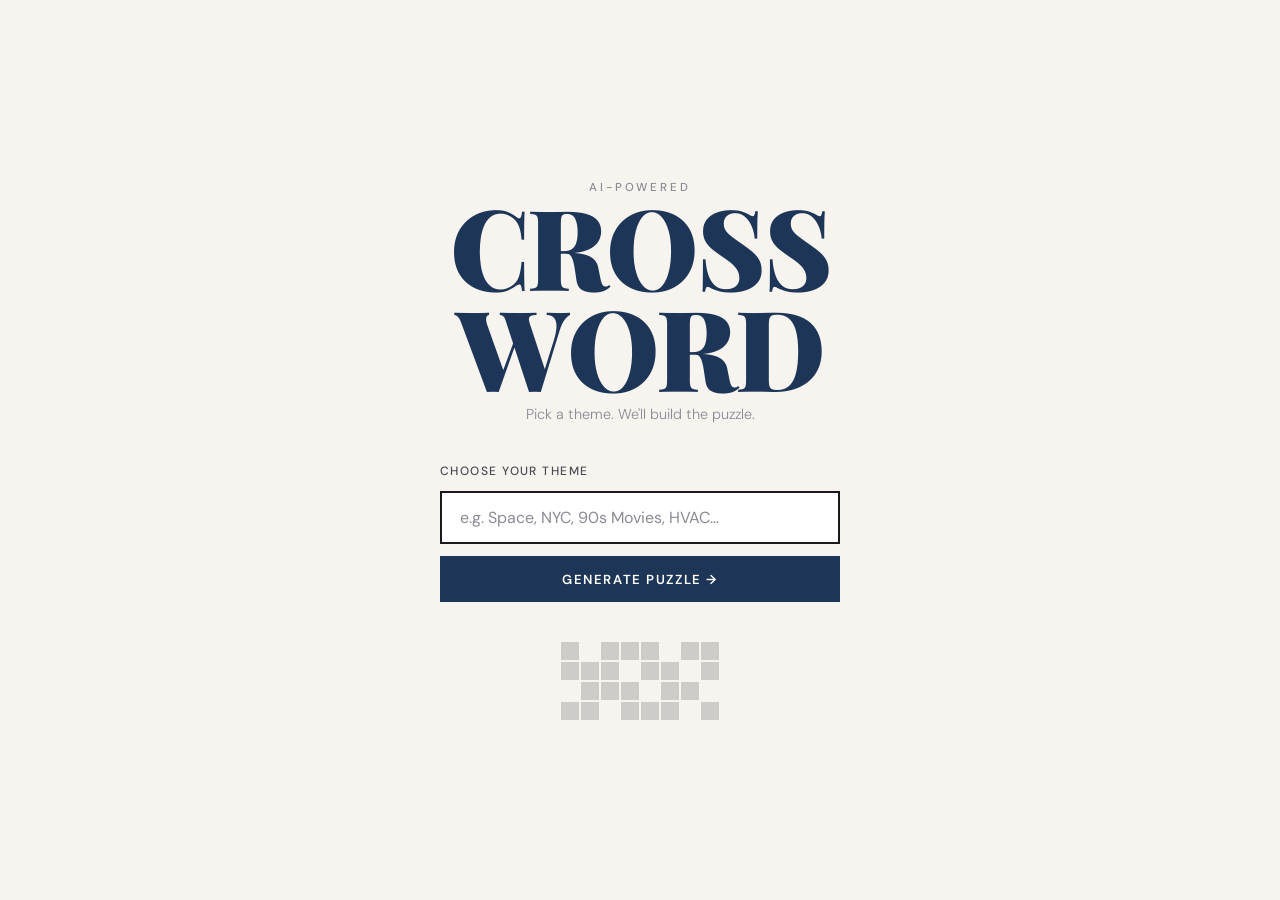
<file: crosswords/index.html>
<!DOCTYPE html>
<html lang="en">
<head>
  <meta charset="UTF-8">
  <meta name="viewport" content="width=device-width, initial-scale=1.0, maximum-scale=1.0, user-scalable=no">
  <title>AI Crossword</title>
  <link href="https://fonts.googleapis.com/css2?family=Playfair+Display:ital,wght@0,700;0,900;1,400&family=DM+Sans:wght@300;400;500;600&family=DM+Mono:wght@400;500&display=swap" rel="stylesheet">
  <link rel="stylesheet" href="styles.css">
</head>
<body>

<!-- Home Screen -->
<div id="home-screen">
  <div style="text-align:center;">
    <div class="home-eyebrow">AI-Powered</div>
    <div class="home-title">CROSS<br>WORD</div>
    <div class="home-subtitle">Pick a theme. We'll build the puzzle.</div>
  </div>

  <div class="theme-form">
    <label class="theme-label" for="theme-input">Choose your theme</label>
    <input
      type="text"
      id="theme-input"
      class="theme-input"
      placeholder="e.g. Space, NYC, 90s Movies, HVAC…"
      maxlength="60"
      autocomplete="off"
    >
    <div id="error-msg" class="error-msg hidden"></div>
    <button id="generate-btn" class="generate-btn">Generate Puzzle →</button>
  </div>

  <div class="home-grid-deco" id="deco-grid"></div>
</div>

<!-- Loading Screen -->
<div id="loading-screen" class="hidden">
  <div class="loading-grid" id="loading-grid"></div>
  <div class="loading-text">Constructing your puzzle<span class="loading-dots"></span></div>
</div>

<!-- Puzzle Screen -->
<div id="puzzle-screen" class="hidden">
  <div class="puz-header">
    <div style="flex:1;min-width:0;">
      <div class="puz-title">AI CROSSWORD</div>
      <div class="puz-theme" id="theme-badge"></div>
    </div>
    <a href="../index.html" class="hdr-btn">← Dashboard</a>
    <button class="hdr-btn primary" id="check-btn">Check</button>
    <button class="hdr-btn" id="reveal-btn">Reveal</button>
    <button class="hdr-btn" id="new-btn">New</button>
  </div>

  <div class="clue-bar" id="clue-bar">
    <span class="clue-bar-text">Click a square to begin</span>
  </div>

  <div class="puz-body">
    <div class="grid-col">
      <div id="crossword-grid"></div>
    </div>

    <div class="clues-col">
      <div class="clue-tabs">
        <button class="clue-tab active" id="tab-across">Across</button>
        <button class="clue-tab" id="tab-down">Down</button>
      </div>
      <div class="clues-list" id="across-list"></div>
      <div class="clues-list hidden" id="down-list"></div>
    </div>
  </div>
</div>

<script src="state.js"></script>
<script src="engine.js"></script>
<script src="api.js"></script>
<script src="ui.js"></script>
<script src="interaction.js"></script>
<script src="app.js"></script>
</body>
</html>
</file>
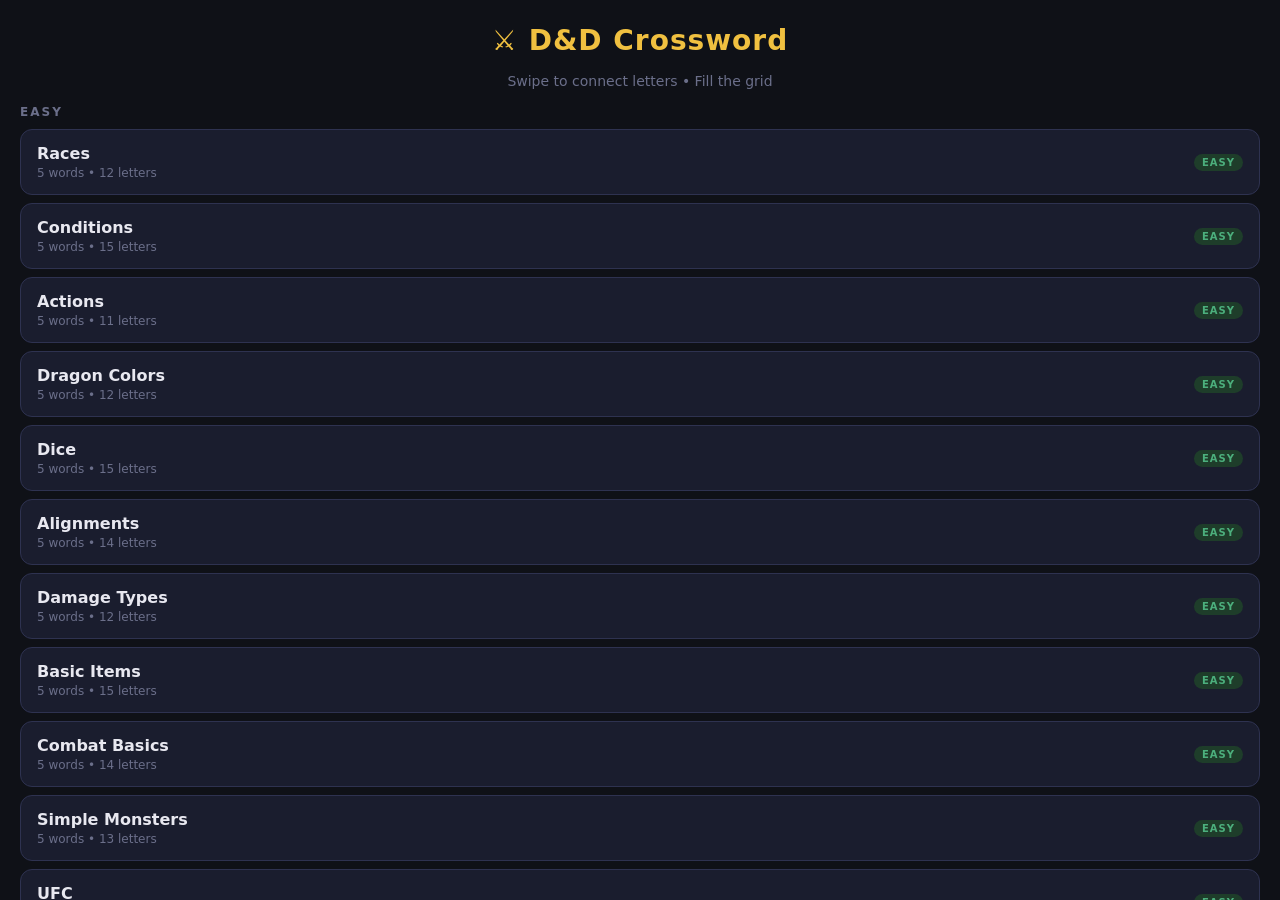
<file: dnd-crosswords/index.html>
<!DOCTYPE html>
<html lang="en">
<head>
<meta charset="UTF-8">
<meta name="viewport" content="width=device-width, initial-scale=1.0, user-scalable=no">
<title>D&D Crossword</title>
<link rel="stylesheet" href="style.css">
</head>
<body>

<!-- ═══════════════════════════════════════════════════
     SELECT SCREEN
════════════════════════════════════════════════════ -->
<div id="select-screen" class="screen active">
  <div class="select-title">⚔️ D&D Crossword</div>
  <div class="select-subtitle">Swipe to connect letters • Fill the grid</div>
  <div id="puzzle-list"></div>
</div>

<!-- ═══════════════════════════════════════════════════
     GAME SCREEN
════════════════════════════════════════════════════ -->
<div id="game-screen" class="screen">
  <div class="game-header">
    <button class="back-btn" id="back-btn">‹</button>
    <div class="header-center">
      <div class="header-theme" id="header-theme"></div>
      <div class="progress-dots" id="progress-dots"></div>
    </div>
    <button class="solve-btn" id="solve-btn" title="Auto-solve">⚡</button>
  </div>

  <div class="grid-wrapper">
    <div id="crossword-grid"></div>
  </div>

  <div class="hint-line">
    <div class="hint-text" id="hint-text">Tap the grid to get a hint</div>
  </div>

  <div class="swipe-preview" id="swipe-preview"></div>

  <div class="mode-toggle">
    <div class="mode-btn">
      <div class="mode-opt active" id="mode-swipe">Swipe</div>
      <div class="mode-opt" id="mode-tap">Tap</div>
    </div>
  </div>

  <div class="letter-circle-area">
    <svg id="letter-svg"></svg>
  </div>
</div>

<!-- ═══════════════════════════════════════════════════
     COMPLETE OVERLAY
════════════════════════════════════════════════════ -->
<div id="complete-overlay">
  <div class="complete-emoji">🎉</div>
  <div class="complete-title">Puzzle Complete!</div>
  <div class="complete-sub" id="complete-sub"></div>
  <div class="complete-words" id="complete-words"></div>
  <button class="next-btn" id="next-btn">Next Puzzle →</button>
</div>

<!-- Scripts load in dependency order -->
<script src="audio.js"></script>
<script src="grid-engine.js"></script>
<script src="letter-circle.js"></script>
<script src="select-screen.js"></script>
<script src="game.js"></script>

</body>
</html>
</file>
<file: crosswords/styles.css>
*, *::before, *::after { box-sizing: border-box; margin: 0; padding: 0; }

:root {
  --bg: #F7F4EF;
  --surface: #FFFFFF;
  --ink: #1A1A1E;
  --ink-mid: #4A4A52;
  --ink-light: #8A8A95;
  --accent: #1D3557;
  --accent2: #457B9D;
  --highlight: #A8C8DC;
  --highlight-word: #DDE9F2;
  --black-cell: #1A1A1E;
  --correct-bg: #C6E8C6;
  --incorrect-bg: #FAC8C8;
  --border: #C8C4BC;
  --cell-size: 38px;
}

body {
  font-family: 'DM Sans', sans-serif;
  background: var(--bg);
  color: var(--ink);
  min-height: 100dvh;
  display: flex;
  flex-direction: column;
  overflow: hidden;
}

.hidden { display: none !important; }

/* HOME SCREEN */
#home-screen {
  flex: 1;
  display: flex;
  flex-direction: column;
  align-items: center;
  justify-content: center;
  padding: 2rem 1.5rem;
  gap: 2.5rem;
  background: var(--bg);
}

.home-eyebrow {
  font-size: 0.72rem;
  letter-spacing: 0.25em;
  text-transform: uppercase;
  color: var(--ink-light);
  font-weight: 500;
}

.home-title {
  font-family: 'Playfair Display', serif;
  font-size: clamp(4rem, 12vw, 7rem);
  font-weight: 900;
  line-height: 0.9;
  color: var(--accent);
  text-align: center;
  letter-spacing: -0.02em;
}

.home-subtitle {
  font-size: 0.9rem;
  color: var(--ink-light);
  font-weight: 300;
  text-align: center;
  margin-top: 0.5rem;
}

.theme-form {
  display: flex;
  flex-direction: column;
  gap: 0.75rem;
  width: 100%;
  max-width: 400px;
}

.theme-label {
  font-size: 0.75rem;
  letter-spacing: 0.12em;
  text-transform: uppercase;
  color: var(--ink-mid);
  font-weight: 500;
}

.theme-input {
  padding: 0.9rem 1.1rem;
  font-size: 1rem;
  font-family: 'DM Sans', sans-serif;
  border: 2px solid var(--ink);
  background: var(--surface);
  color: var(--ink);
  outline: none;
  border-radius: 0;
  transition: border-color 0.2s;
  width: 100%;
}
.theme-input::placeholder { color: var(--ink-light); }
.theme-input:focus { border-color: var(--accent); }

.generate-btn {
  padding: 0.9rem 1.5rem;
  font-family: 'DM Sans', sans-serif;
  font-size: 0.82rem;
  font-weight: 600;
  letter-spacing: 0.12em;
  text-transform: uppercase;
  background: var(--accent);
  color: white;
  border: none;
  border-radius: 0;
  cursor: pointer;
  transition: opacity 0.18s, transform 0.1s;
}
.generate-btn:hover:not(:disabled) { opacity: 0.88; }
.generate-btn:active:not(:disabled) { transform: scale(0.98); }
.generate-btn:disabled { opacity: 0.45; cursor: not-allowed; }

.error-msg {
  font-size: 0.85rem;
  color: #C62828;
  min-height: 1.2em;
}

.home-grid-deco {
  display: grid;
  grid-template-columns: repeat(8, 18px);
  grid-template-rows: repeat(4, 18px);
  gap: 2px;
  opacity: 0.18;
}
.deco-cell { background: var(--ink); }
.deco-cell.empty { background: transparent; }

/* LOADING SCREEN */
#loading-screen {
  flex: 1;
  display: flex;
  flex-direction: column;
  align-items: center;
  justify-content: center;
  gap: 2rem;
}

.loading-grid {
  display: grid;
  grid-template-columns: repeat(6, 26px);
  grid-template-rows: repeat(5, 26px);
  gap: 3px;
}

.loading-cell {
  background: var(--border);
  animation: shimmer 1.6s ease-in-out infinite;
}
.loading-cell.dark {
  background: var(--black-cell);
  animation: none;
}
@keyframes shimmer {
  0%, 100% { opacity: 0.25; }
  50% { opacity: 0.9; }
}

.loading-text {
  font-family: 'Playfair Display', serif;
  font-style: italic;
  font-size: 1.2rem;
  color: var(--ink-mid);
}
.loading-dots::after {
  content: '';
  animation: dots 1.5s steps(4, end) infinite;
}
@keyframes dots {
  0%  { content: ''; }
  25% { content: '.'; }
  50% { content: '..'; }
  75% { content: '...'; }
}

/* PUZZLE SCREEN */
#puzzle-screen {
  flex: 1;
  display: flex;
  flex-direction: column;
  height: 100dvh;
  overflow: hidden;
}

.puz-header {
  display: flex;
  align-items: center;
  gap: 0.75rem;
  padding: 0.65rem 1rem;
  background: var(--surface);
  border-bottom: 2px solid var(--ink);
  flex-shrink: 0;
}

.puz-title {
  font-family: 'Playfair Display', serif;
  font-weight: 900;
  font-size: 1rem;
  color: var(--accent);
  letter-spacing: 0.04em;
  flex: 1;
  white-space: nowrap;
  overflow: hidden;
  text-overflow: ellipsis;
}

.puz-theme {
  font-size: 0.7rem;
  letter-spacing: 0.1em;
  text-transform: uppercase;
  color: var(--ink-light);
}

.hdr-btn {
  padding: 0.42rem 0.85rem;
  font-family: 'DM Sans', sans-serif;
  font-size: 0.75rem;
  font-weight: 600;
  letter-spacing: 0.08em;
  text-transform: uppercase;
  border: 2px solid var(--ink);
  background: transparent;
  color: var(--ink);
  cursor: pointer;
  transition: background 0.15s, color 0.15s;
  white-space: nowrap;
  flex-shrink: 0;
  text-decoration: none;
}
.hdr-btn:hover { background: var(--ink); color: var(--bg); }
.hdr-btn.primary {
  background: var(--accent);
  border-color: var(--accent);
  color: white;
}
.hdr-btn.primary:hover { opacity: 0.85; }

.clue-bar {
  background: var(--accent);
  color: white;
  padding: 0.55rem 1rem;
  font-size: 0.875rem;
  line-height: 1.4;
  flex-shrink: 0;
  min-height: 2.4rem;
  display: flex;
  align-items: center;
  gap: 0.4rem;
}
.clue-bar-num { font-weight: 700; white-space: nowrap; flex-shrink: 0; }
.clue-bar-text { font-style: italic; }

/* PUZZLE BODY */
.puz-body {
  flex: 1;
  display: flex;
  overflow: hidden;
}

.grid-col {
  display: flex;
  align-items: center;
  justify-content: center;
  padding: 0.75rem;
  overflow: auto;
  flex-shrink: 0;
}

.clues-col {
  flex: 1;
  display: flex;
  flex-direction: column;
  border-left: 2px solid var(--ink);
  overflow: hidden;
  min-width: 180px;
}

.clue-tabs {
  display: flex;
  border-bottom: 2px solid var(--ink);
  flex-shrink: 0;
}

.clue-tab {
  flex: 1;
  padding: 0.55rem;
  font-family: 'DM Sans', sans-serif;
  font-size: 0.75rem;
  font-weight: 600;
  letter-spacing: 0.08em;
  text-transform: uppercase;
  border: none;
  border-right: 1px solid var(--border);
  background: transparent;
  cursor: pointer;
  transition: background 0.15s;
}
.clue-tab:last-child { border-right: none; }
.clue-tab.active { background: var(--accent); color: white; }

.clues-list {
  overflow-y: auto;
  padding: 0.3rem 0;
  flex: 1;
}

.clue-item {
  display: flex;
  gap: 0.5rem;
  padding: 0.42rem 0.75rem;
  cursor: pointer;
  border-radius: 3px;
  align-items: flex-start;
  transition: background 0.12s;
  margin: 0 0.25rem;
}
.clue-item:hover { background: var(--highlight-word); }
.clue-item.active { background: var(--highlight); }

.clue-num {
  font-weight: 700;
  font-size: 0.78rem;
  min-width: 1.6rem;
  text-align: right;
  flex-shrink: 0;
  padding-top: 1px;
  color: var(--ink);
}
.clue-text {
  font-size: 0.82rem;
  line-height: 1.45;
  color: var(--ink-mid);
}
.clue-item.active .clue-text { color: var(--ink); }

/* GRID */
#crossword-grid {
  display: grid;
  border: 2px solid var(--ink);
}

.cell {
  width: var(--cell-size);
  height: var(--cell-size);
  border: 1px solid var(--border);
  position: relative;
  background: var(--surface);
  cursor: pointer;
  transition: background 0.1s;
}

.cell.black {
  background: var(--black-cell);
  border-color: var(--black-cell);
  cursor: default;
  pointer-events: none;
}

.cell.selected { background: var(--highlight); }
.cell.word-hl { background: var(--highlight-word); }
.cell.correct { background: var(--correct-bg); }
.cell.incorrect { background: var(--incorrect-bg); }

.cell-num {
  position: absolute;
  top: 2px;
  left: 2px;
  font-size: 9px;
  line-height: 1;
  font-family: 'DM Sans', sans-serif;
  font-weight: 600;
  color: var(--ink);
  pointer-events: none;
  z-index: 1;
}

.cell-letter {
  position: absolute;
  inset: 0;
  display: flex;
  align-items: center;
  justify-content: center;
  font-family: 'DM Mono', monospace;
  font-size: calc(var(--cell-size) * 0.52);
  font-weight: 500;
  color: var(--ink);
  pointer-events: none;
  z-index: 2;
}

/* MOBILE */
@media (max-width: 600px) {
  :root { --cell-size: 30px; }

  .puz-body { flex-direction: column; }

  .grid-col {
    flex-shrink: 0;
    padding: 0.4rem;
    justify-content: center;
  }

  .clues-col {
    flex: 1;
    border-left: none;
    border-top: 2px solid var(--ink);
    min-height: 0;
  }
}
</file>
<file: dnd-crosswords/style.css>
* { box-sizing: border-box; margin: 0; padding: 0; }
#crossword-grid, #crossword-grid * { touch-action: auto; }
#letter-svg { touch-action: none; }

:root {
  --bg:        #0f1117;
  --surface:   #1a1d2e;
  --border:    #2e3250;
  --accent:    #7c5cbf;
  --accent2:   #a07de0;
  --gold:      #f0c040;
  --green:     #4caf7d;
  --red:       #e05555;
  --text:      #e8e8f0;
  --muted:     #6b6f8a;
  --tile-empty:#1e2235;
  --tile-filled:#2e3d5c;
}

body {
  background: var(--bg);
  color: var(--text);
  font-family: 'Segoe UI', system-ui, sans-serif;
  height: 100dvh;
  display: flex;
  flex-direction: column;
  overflow: hidden;
  user-select: none;
}

/* ── SCREENS ── */
.screen { display: none; flex-direction: column; height: 100dvh; }
.screen.active { display: flex; }

/* ── SELECT SCREEN ── */
#select-screen {
  padding: 24px 20px;
  gap: 16px;
  overflow-y: auto;
}
.select-title {
  font-size: 28px;
  font-weight: 700;
  color: var(--gold);
  text-align: center;
  letter-spacing: 1px;
}
.select-subtitle {
  font-size: 14px;
  color: var(--muted);
  text-align: center;
}
.difficulty-section { display: flex; flex-direction: column; gap: 10px; }
.difficulty-label {
  font-size: 12px;
  font-weight: 700;
  letter-spacing: 2px;
  color: var(--muted);
  text-transform: uppercase;
}
.puzzle-cards { display: flex; flex-direction: column; gap: 8px; }
.puzzle-card {
  background: var(--surface);
  border: 1px solid var(--border);
  border-radius: 12px;
  padding: 14px 16px;
  display: flex;
  justify-content: space-between;
  align-items: center;
  cursor: pointer;
  transition: border-color 0.15s, transform 0.1s;
  -webkit-tap-highlight-color: transparent;
}
.puzzle-card:active { transform: scale(0.98); border-color: var(--accent); }
.puzzle-card.completed { border-color: var(--green); opacity: 0.7; }
.card-left { display: flex; flex-direction: column; gap: 3px; }
.card-theme { font-size: 16px; font-weight: 600; }
.card-meta { font-size: 12px; color: var(--muted); }
.diff-badge {
  font-size: 10px;
  font-weight: 700;
  padding: 3px 8px;
  border-radius: 20px;
  letter-spacing: 1px;
  text-transform: uppercase;
}
.diff-badge.easy   { background: #1e3d2a; color: var(--green); }
.diff-badge.medium { background: #2d2a1e; color: var(--gold); }
.diff-badge.hard   { background: #3d1e1e; color: var(--red); }

/* ── GAME SCREEN ── */
#game-screen { padding: 0; }

.game-header {
  display: flex;
  align-items: center;
  justify-content: space-between;
  padding: 14px 16px 10px;
  border-bottom: 1px solid var(--border);
  flex-shrink: 0;
}
.back-btn {
  background: none;
  border: none;
  color: var(--muted);
  font-size: 22px;
  cursor: pointer;
  padding: 4px 8px;
  -webkit-tap-highlight-color: transparent;
}
.header-center { display: flex; flex-direction: column; align-items: center; gap: 3px; }
.header-theme { font-size: 17px; font-weight: 700; color: var(--text); }
.progress-dots { display: flex; gap: 6px; }
.progress-dot {
  width: 8px; height: 8px;
  border-radius: 50%;
  background: var(--border);
  transition: background 0.3s;
}
.progress-dot.found { background: var(--green); }
.header-spacer { width: 48px; }
.solve-btn {
  background: none;
  border: 1px solid var(--border);
  border-radius: 8px;
  color: var(--gold);
  font-size: 18px;
  padding: 4px 8px;
  cursor: pointer;
  -webkit-tap-highlight-color: transparent;
}

/* ── GRID ── */
.grid-wrapper {
  flex: 0 0 auto;
  height: 250px;
  display: flex;
  align-items: center;
  justify-content: center;
  padding: 12px;
  background-size: cover;
  background-position: center;
  background-attachment: fixed;
  position: relative;
}
.grid-wrapper::before {
  content: '';
  position: absolute;
  inset: 0;
  background: rgba(0, 0, 0, 0.45);
  pointer-events: none;
}
@media (max-width: 480px) {
  .grid-wrapper { height: 200px; }
}
@media (min-width: 768px) {
  .grid-wrapper { height: 300px; }
}
#crossword-grid {
  display: grid;
  gap: 3px;
  position: relative;
  z-index: 1;
}
.grid-tile {
  border-radius: 6px;
  display: flex;
  align-items: center;
  justify-content: center;
  font-size: 16px;
  font-weight: 700;
  letter-spacing: 0.5px;
  transition: background 0.25s, transform 0.15s;
}
.grid-tile.dead   { background: transparent; }
.grid-tile.empty  { background: var(--tile-empty); border: 1.5px solid var(--border); color: transparent; cursor: pointer; }
.grid-tile.filled { background: var(--tile-filled); border: 1.5px solid var(--accent); color: var(--text); }
.grid-tile.flash  { background: var(--green) !important; border-color: var(--green) !important; transform: scale(1.12); }
.grid-tile.hint-flash { background: var(--accent) !important; border-color: var(--accent2) !important; }
.grid-tile.highlighted { border-color: var(--accent2) !important; background: #252845 !important; }

/* ── MODE TOGGLE ── */
.mode-toggle {
  flex-shrink: 0;
  display: flex;
  align-items: center;
  justify-content: center;
  padding: 4px 0 0;
  min-height: 40px;
}
@media (max-width: 480px) {
  .mode-toggle { padding: 2px 0 0; min-height: 36px; }
}
.mode-btn {
  background: var(--surface);
  border: 1px solid var(--border);
  border-radius: 20px;
  display: flex;
  overflow: hidden;
  gap: 0;
}
.mode-opt {
  padding: 5px 14px;
  font-size: 12px;
  font-weight: 600;
  color: var(--muted);
  cursor: pointer;
  transition: background 0.15s, color 0.15s;
  -webkit-tap-highlight-color: transparent;
  letter-spacing: 0.5px;
}
.mode-opt.active { background: var(--accent); color: #fff; }

/* ── HINT LINE ── */
.hint-line {
  flex-shrink: 0;
  height: 32px;
  display: flex;
  align-items: center;
  justify-content: center;
  padding: 0 12px;
  min-height: 28px;
}
@media (max-width: 480px) {
  .hint-line { height: 28px; padding: 0 8px; }
}
.hint-text {
  font-size: 13px;
  color: var(--muted);
  text-align: center;
  font-style: italic;
  line-height: 1.2;
  word-break: break-word;
}
@media (max-width: 480px) {
  .hint-text { font-size: 12px; }
}
.hint-text span { color: var(--accent2); font-style: normal; font-weight: 600; }

/* ── SWIPE PREVIEW ── */
.swipe-preview {
  flex-shrink: 0;
  height: 36px;
  display: flex;
  align-items: center;
  justify-content: center;
  gap: 3px;
  overflow-x: auto;
  padding: 4px 0;
}
@media (max-width: 480px) {
  .swipe-preview { height: 32px; }
}
.preview-letter {
  min-width: 28px;
  height: 30px;
  background: var(--surface);
  border: 1.5px solid var(--accent);
  border-radius: 6px;
  display: flex;
  align-items: center;
  justify-content: center;
  font-size: 16px;
  font-weight: 700;
  color: var(--accent2);
}
.preview-letter.shake { animation: shake 0.35s; }
@keyframes shake {
  0%,100%{ transform:translateX(0); }
  20%    { transform:translateX(-6px); }
  40%    { transform:translateX(6px); }
  60%    { transform:translateX(-4px); }
  80%    { transform:translateX(4px); }
}

/* ── LETTER CIRCLE ── */
.letter-circle-area {
  flex: 1;
  display: flex;
  align-items: center;
  justify-content: center;
  padding: 0 0 12px;
  min-height: 200px;
}
@media (max-width: 480px) {
  .letter-circle-area { padding: 0 0 8px; min-height: 160px; }
}
#letter-svg { overflow: visible; }
.letter-node circle {
  stroke: var(--border);
  stroke-width: 2;
  fill: var(--surface);
  transition: fill 0.1s, stroke 0.1s;
}
.letter-node.active circle  { fill: var(--accent);  stroke: var(--accent2); }
.letter-node.used   circle  { fill: var(--tile-filled); stroke: var(--accent); opacity: 0.5; }
.letter-node text {
  fill: var(--text);
  font-size: 16px;
  font-weight: 700;
  dominant-baseline: central;
  text-anchor: middle;
  pointer-events: none;
}
.swipe-line {
  stroke: var(--accent2);
  stroke-width: 3;
  stroke-linecap: round;
  opacity: 0.6;
  pointer-events: none;
}

/* ── COMPLETE OVERLAY ── */
#complete-overlay {
  display: none;
  position: fixed; inset: 0;
  background: rgba(0,0,0,0.85);
  z-index: 100;
  flex-direction: column;
  align-items: center;
  justify-content: center;
  gap: 20px;
  padding: 40px;
}
#complete-overlay.show { display: flex; }
.complete-emoji { font-size: 64px; }
.complete-title { font-size: 28px; font-weight: 700; color: var(--gold); }
.complete-sub   { font-size: 15px; color: var(--muted); text-align: center; }
.complete-words {
  display: flex; flex-wrap: wrap; gap: 8px;
  justify-content: center;
}
.complete-word {
  background: var(--surface);
  border: 1px solid var(--green);
  border-radius: 8px;
  padding: 6px 14px;
  font-weight: 700;
  color: var(--green);
  font-size: 14px;
}
.next-btn {
  background: var(--accent);
  border: none;
  border-radius: 14px;
  color: white;
  font-size: 17px;
  font-weight: 700;
  padding: 14px 40px;
  cursor: pointer;
  margin-top: 8px;
}
.next-btn:active { opacity: 0.85; }
</file>
